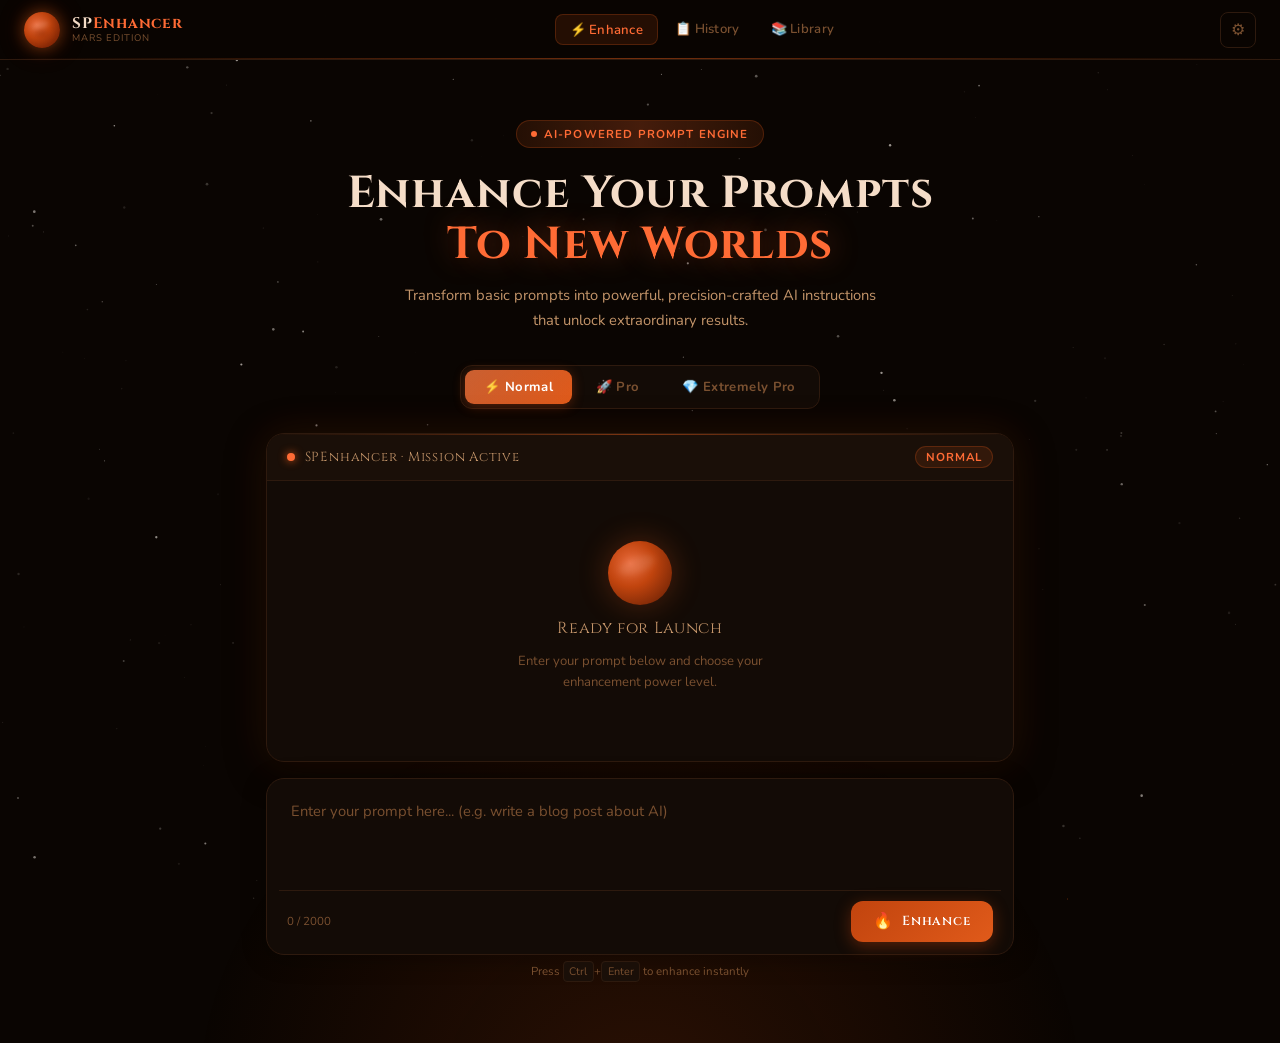
<file: frontend/pages/index.html>
<!DOCTYPE html>
<html lang="en">
<head>
<meta charset="UTF-8"/>
<meta name="viewport" content="width=device-width, initial-scale=1.0"/>
<title>SPEnhancer — AI Prompt Enhancer</title>
<link href="https://fonts.googleapis.com/css2?family=Cinzel:wght@400;600;700&family=Nunito:wght@300;400;500;600;700&display=swap" rel="stylesheet"/>
<style>
/* ===================== MARS DESIGN SYSTEM ===================== */
:root {
  --mars-core:#c1440e;
  --mars-hot:#ff6b35;
  --mars-glow:#e05a1a;
  --mars-dim:rgba(224,90,26,0.12);
  --mars-rim:rgba(224,90,26,0.25);
  --space:#08040200;
  --bg:#0a0502;
  --surface:#130b06;
  --card:#1a0f08;
  --card2:#211408;
  --border:#2e1a0e;
  --border-hot:rgba(224,90,26,0.35);
  --text:#f5ddc8;
  --text-2:#c4956a;
  --text-3:#7a5030;
  --dust:rgba(180,100,50,0.06);
  --nav-bg:rgba(10,5,2,0.88);
  --glow-spread:0 0 40px rgba(224,90,26,0.15);
  --star-color:#fff8f0;
}
*,*::before,*::after{box-sizing:border-box;margin:0;padding:0;}
html{scroll-behavior:smooth;}
body{
  font-family:'Nunito',sans-serif;
  background:var(--bg);
  color:var(--text);
  min-height:100vh;
  -webkit-font-smoothing:antialiased;
  overflow-x:hidden;
}
::-webkit-scrollbar{width:4px;}
::-webkit-scrollbar-track{background:var(--bg);}
::-webkit-scrollbar-thumb{background:var(--border);border-radius:10px;}
::selection{background:var(--mars-dim);color:var(--mars-hot);}

/* ===================== STAR FIELD ===================== */
#stars-canvas{
  position:fixed;inset:0;z-index:0;pointer-events:none;
  opacity:.7;
}

/* ===================== DUST PARTICLES ===================== */
.dust-particle{
  position:fixed;
  width:2px;height:2px;
  background:var(--mars-glow);
  border-radius:50%;
  pointer-events:none;
  z-index:1;
  opacity:0;
  animation:dustFloat linear infinite;
}
@keyframes dustFloat{
  0%{opacity:0;transform:translateY(100vh) translateX(0);}
  10%{opacity:.4;}
  90%{opacity:.2;}
  100%{opacity:0;transform:translateY(-20px) translateX(var(--dx,30px));}
}

/* ===================== MARS ATMOSPHERIC GLOW ===================== */
.atmo-glow{
  position:fixed;
  bottom:-200px;left:50%;
  transform:translateX(-50%);
  width:900px;height:400px;
  background:radial-gradient(ellipse at center bottom, rgba(193,68,14,0.18) 0%, transparent 70%);
  pointer-events:none;z-index:1;
  animation:atmoBreath 6s ease-in-out infinite;
}
@keyframes atmoBreath{
  0%,100%{opacity:.6;transform:translateX(-50%) scaleX(1);}
  50%{opacity:1;transform:translateX(-50%) scaleX(1.1);}
}

/* ===================== PAGE OPEN ANIMATION ===================== */
@keyframes pageReveal{
  from{opacity:0;transform:translateY(16px);}
  to{opacity:1;transform:translateY(0);}
}
@keyframes navDrop{
  from{opacity:0;transform:translateY(-100%);}
  to{opacity:1;transform:translateY(0);}
}
@keyframes logoSpin{
  from{transform:rotate(0deg);}
  to{transform:rotate(360deg);}
}
@keyframes marsOrbit{
  0%{box-shadow:0 0 0 0 rgba(224,90,26,0);}
  50%{box-shadow:0 0 20px 4px rgba(224,90,26,0.4),0 0 40px 8px rgba(193,68,14,0.2);}
  100%{box-shadow:0 0 0 0 rgba(224,90,26,0);}
}
@keyframes dustIn{
  from{opacity:0;transform:translateX(-12px);}
  to{opacity:1;transform:translateX(0);}
}
@keyframes cardRise{
  from{opacity:0;transform:translateY(24px) scale(.97);}
  to{opacity:1;transform:translateY(0) scale(1);}
}

/* ===================== NAV ===================== */
nav{
  position:fixed;top:0;left:0;right:0;z-index:100;
  height:60px;
  background:var(--nav-bg);
  backdrop-filter:blur(20px);
  -webkit-backdrop-filter:blur(20px);
  border-bottom:1px solid var(--border);
  display:flex;align-items:center;
  padding:0 1.5rem;gap:1rem;
  animation:navDrop .5s cubic-bezier(.4,0,.2,1) both;
}
nav::after{
  content:'';
  position:absolute;bottom:0;left:0;right:0;height:1px;
  background:linear-gradient(90deg,transparent,var(--mars-glow),transparent);
  opacity:.5;
}
.nav-logo{
  display:flex;align-items:center;gap:.75rem;
  text-decoration:none;flex-shrink:0;
}
.logo-planet{
  width:36px;height:36px;
  border-radius:50%;
  background:
    radial-gradient(circle at 35% 35%, #e8693a 0%, #c1440e 40%, #8b2a06 70%, #5a1a03 100%);
  position:relative;
  flex-shrink:0;
  box-shadow:0 0 15px rgba(224,90,26,0.5),0 0 30px rgba(193,68,14,0.2);
  animation:marsOrbit 4s ease-in-out infinite;
  overflow:hidden;
}
.logo-planet::before{
  content:'';
  position:absolute;
  top:30%;left:20%;
  width:50%;height:20%;
  background:rgba(255,255,255,0.12);
  border-radius:50%;
  transform:rotate(-15deg);
  filter:blur(2px);
}
.logo-planet::after{
  content:'';
  position:absolute;
  top:55%;left:30%;
  width:40%;height:15%;
  background:rgba(139,42,6,0.6);
  border-radius:50%;
  filter:blur(3px);
}
.logo-text-block{display:flex;flex-direction:column;line-height:1;}
.logo-main{
  font-family:'Cinzel',serif;
  font-size:.95rem;font-weight:700;
  color:var(--text);
  letter-spacing:.05em;
}
.logo-main span{color:var(--mars-hot);}
.logo-sub{
  font-size:.6rem;font-weight:400;
  color:var(--text-3);
  letter-spacing:.1em;
  text-transform:uppercase;
  margin-top:.1rem;
}
.nav-links{
  display:flex;gap:.25rem;flex:1;justify-content:center;
}
.nav-links a{
  color:var(--text-3);text-decoration:none;
  font-family:'Nunito',sans-serif;
  font-size:.82rem;font-weight:600;
  padding:.35rem .85rem;border-radius:8px;
  transition:all .2s;white-space:nowrap;
  letter-spacing:.02em;
}
.nav-links a:hover{color:var(--text);background:var(--mars-dim);}
.nav-links a.active{
  color:var(--mars-hot);
  background:var(--mars-dim);
  border:1px solid var(--mars-rim);
}
.nav-right{display:flex;align-items:center;gap:.5rem;flex-shrink:0;}
.nav-btn{
  width:36px;height:36px;
  background:none;
  border:1px solid var(--border);
  border-radius:8px;cursor:pointer;
  color:var(--text-3);font-size:1rem;
  display:flex;align-items:center;justify-content:center;
  transition:all .2s;
}
.nav-btn:hover{border-color:var(--mars-glow);color:var(--mars-hot);background:var(--mars-dim);}
.menu-btn{
  display:none;width:36px;height:36px;
  background:none;border:1px solid var(--border);
  border-radius:8px;cursor:pointer;
  color:var(--text-3);font-size:1rem;
  align-items:center;justify-content:center;transition:all .2s;
}
.mobile-nav{
  display:none;position:fixed;top:60px;left:0;right:0;
  background:var(--surface);border-bottom:1px solid var(--border);
  padding:.75rem 1.5rem;flex-direction:column;gap:.25rem;
  z-index:99;animation:slideDown .2s ease;
}
.mobile-nav.open{display:flex;}
.mobile-nav a{
  color:var(--text-2);text-decoration:none;font-size:.9rem;font-weight:600;
  padding:.6rem .85rem;border-radius:8px;transition:all .2s;
}
.mobile-nav a:hover{color:var(--text);background:var(--mars-dim);}
.mobile-nav a.active{color:var(--mars-hot);background:var(--mars-dim);}
@keyframes slideDown{from{opacity:0;transform:translateY(-8px);}to{opacity:1;transform:translateY(0);}}

/* ===================== SETTINGS ===================== */
.settings-overlay{
  position:fixed;inset:0;z-index:200;
  background:rgba(0,0,0,.6);
  backdrop-filter:blur(4px);
  opacity:0;pointer-events:none;transition:opacity .25s;
}
.settings-overlay.open{opacity:1;pointer-events:all;}
.settings-panel{
  position:fixed;top:0;right:-340px;bottom:0;
  width:300px;z-index:201;
  background:var(--surface);
  border-left:1px solid var(--border);
  transition:right .3s cubic-bezier(.4,0,.2,1);
  display:flex;flex-direction:column;padding:1.5rem;gap:1.5rem;
}
.settings-panel::before{
  content:'';
  position:absolute;top:0;left:0;bottom:0;width:1px;
  background:linear-gradient(180deg,transparent,var(--mars-glow),transparent);
  opacity:.4;
}
.settings-panel.open{right:0;}
.settings-header{display:flex;align-items:center;justify-content:space-between;}
.settings-title{
  font-family:'Cinzel',serif;font-size:1rem;
  color:var(--text);letter-spacing:.05em;
}
.settings-close{
  width:30px;height:30px;background:none;
  border:1px solid var(--border);border-radius:7px;
  cursor:pointer;color:var(--text-3);font-size:1rem;
  display:flex;align-items:center;justify-content:center;transition:all .2s;
}
.settings-close:hover{border-color:var(--mars-glow);color:var(--mars-hot);}
.settings-section{display:flex;flex-direction:column;gap:.75rem;}
.settings-label{
  font-size:.68rem;font-weight:700;
  letter-spacing:.12em;text-transform:uppercase;
  color:var(--text-3);
}
.danger-btn{
  width:100%;padding:.65rem;
  background:rgba(193,68,14,.08);
  border:1px solid rgba(193,68,14,.3);
  color:#ff6b6b;cursor:pointer;
  font-family:'Nunito',sans-serif;font-size:.85rem;font-weight:600;
  border-radius:10px;transition:all .2s;
  display:flex;align-items:center;justify-content:center;gap:.4rem;
}
.danger-btn:hover{background:rgba(193,68,14,.15);}

/* ===================== MAIN ===================== */
main{
  max-width:780px;margin:0 auto;
  padding:80px 1rem 4rem;
  position:relative;z-index:2;
}

/* ===================== HERO ===================== */
.hero{
  text-align:center;
  padding:2.5rem 0 2rem;
  animation:pageReveal .7s cubic-bezier(.4,0,.2,1) .1s both;
}
.hero-badge{
  display:inline-flex;align-items:center;gap:.4rem;
  background:var(--mars-dim);
  border:1px solid var(--mars-rim);
  color:var(--mars-hot);
  font-size:.72rem;font-weight:700;
  letter-spacing:.1em;text-transform:uppercase;
  padding:.3rem .9rem;border-radius:100px;
  margin-bottom:1.25rem;
  position:relative;overflow:hidden;
}
.hero-badge::before{
  content:'';position:absolute;inset:0;
  background:linear-gradient(90deg,transparent,rgba(255,107,53,.15),transparent);
  animation:badgeSweep 2.5s ease-in-out infinite;
}
@keyframes badgeSweep{
  0%{transform:translateX(-100%);}
  100%{transform:translateX(300%);}
}
.hero-badge .badge-dot{
  width:6px;height:6px;background:var(--mars-hot);border-radius:50%;
  animation:dotPulse 1.5s ease-in-out infinite;
}
@keyframes dotPulse{
  0%,100%{opacity:1;transform:scale(1);}
  50%{opacity:.5;transform:scale(.7);}
}
.hero-title{
  font-family:'Cinzel',serif;
  font-size:clamp(1.8rem,5vw,2.8rem);
  font-weight:700;
  color:var(--text);
  letter-spacing:.02em;
  line-height:1.15;
  margin-bottom:.75rem;
}
.hero-title .accent{
  color:var(--mars-hot);
  text-shadow:0 0 30px rgba(255,107,53,0.4);
}
.hero-sub{
  color:var(--text-2);
  font-size:.92rem;font-weight:400;
  line-height:1.7;max-width:480px;margin:0 auto;
}

/* ===================== MODE SELECTOR ===================== */
.mode-wrap{
  display:flex;justify-content:center;
  margin-bottom:1.5rem;
  animation:pageReveal .7s cubic-bezier(.4,0,.2,1) .2s both;
}
.mode-selector{
  display:flex;flex-wrap:wrap;
  background:var(--surface);
  border:1px solid var(--border);
  border-radius:12px;
  padding:4px;gap:4px;
}
.mode-btn{
  padding:.5rem 1.2rem;
  background:none;border:none;
  font-family:'Nunito',sans-serif;font-size:.82rem;font-weight:700;
  color:var(--text-3);cursor:pointer;
  border-radius:9px;
  transition:all .25s cubic-bezier(.4,0,.2,1);
  letter-spacing:.03em;
  white-space:nowrap;
  position:relative;overflow:hidden;
}
.mode-btn.active{
  background:linear-gradient(135deg,var(--mars-core),var(--mars-glow));
  color:#fff;
  box-shadow:0 2px 12px rgba(193,68,14,0.4);
}
.mode-btn.active::after{
  content:'';position:absolute;inset:0;
  background:linear-gradient(135deg,rgba(255,255,255,.15),transparent);
}
.mode-btn:hover:not(.active){color:var(--text);background:var(--mars-dim);}

/* ===================== CHAT ===================== */
.chat-wrap{
  background:var(--surface);
  border:1px solid var(--border);
  border-radius:18px;
  overflow:hidden;
  margin-bottom:1rem;
  box-shadow:0 8px 40px rgba(0,0,0,.4),var(--glow-spread);
  animation:pageReveal .7s cubic-bezier(.4,0,.2,1) .3s both;
  position:relative;
}
.chat-wrap::before{
  content:'';position:absolute;top:0;left:0;right:0;height:1px;
  background:linear-gradient(90deg,transparent,var(--mars-glow),transparent);
  opacity:.5;
}
.chat-header{
  display:flex;align-items:center;justify-content:space-between;
  padding:.75rem 1.25rem;
  border-bottom:1px solid var(--border);
  background:var(--card);
}
.chat-header-left{display:flex;align-items:center;gap:.6rem;}
.chat-status-dot{
  width:8px;height:8px;background:var(--mars-hot);border-radius:50%;
  box-shadow:0 0 8px var(--mars-glow);
  animation:dotPulse 2s ease-in-out infinite;
}
.chat-title{
  font-family:'Cinzel',serif;font-size:.82rem;
  color:var(--text-2);letter-spacing:.06em;
}
.chat-mode-indicator{
  font-size:.72rem;font-weight:700;
  letter-spacing:.08em;text-transform:uppercase;
  color:var(--mars-hot);
  background:var(--mars-dim);
  border:1px solid var(--mars-rim);
  padding:.15rem .6rem;border-radius:100px;
}
.chat-window{
  min-height:280px;max-height:400px;
  overflow-y:auto;
  padding:1.25rem;
  display:flex;flex-direction:column;gap:.85rem;
  scroll-behavior:smooth;
}
/* Welcome state */
.chat-welcome{
  display:flex;flex-direction:column;
  align-items:center;justify-content:center;
  gap:.75rem;padding:2.5rem 1rem;
  text-align:center;color:var(--text-3);
}
.welcome-planet{
  width:64px;height:64px;border-radius:50%;
  background:radial-gradient(circle at 35% 35%, #e8693a 0%, #c1440e 40%, #5a1a03 100%);
  box-shadow:0 0 30px rgba(224,90,26,0.3);
  animation:marsOrbit 5s ease-in-out infinite;
  position:relative;overflow:hidden;
}
.welcome-planet::before{
  content:'';position:absolute;top:25%;left:15%;
  width:60%;height:25%;
  background:rgba(255,255,255,0.1);
  border-radius:50%;transform:rotate(-20deg);filter:blur(3px);
}
.welcome-title{
  font-family:'Cinzel',serif;font-size:1rem;
  color:var(--text-2);letter-spacing:.04em;
}
.welcome-sub{font-size:.82rem;max-width:280px;line-height:1.6;}
/* Messages */
@keyframes msgIn{
  from{opacity:0;transform:translateY(12px);}
  to{opacity:1;transform:translateY(0);}
}
.msg{
  display:flex;gap:.65rem;
  animation:msgIn .35s cubic-bezier(.4,0,.2,1) both;
  max-width:88%;
}
.msg.user{align-self:flex-end;flex-direction:row-reverse;}
.msg-avatar{
  width:30px;height:30px;border-radius:50%;
  flex-shrink:0;display:flex;align-items:center;
  justify-content:center;font-size:.85rem;
  position:relative;
}
.msg.user .msg-avatar{
  background:linear-gradient(135deg,var(--mars-core),var(--mars-glow));
  box-shadow:0 0 12px rgba(193,68,14,0.4);
  font-size:.7rem;
}
.msg.ai .msg-avatar{
  background:var(--card2);border:1px solid var(--border);
}
.ai-avatar-planet{
  width:18px;height:18px;border-radius:50%;
  background:radial-gradient(circle at 35% 35%, #e8693a 0%, #c1440e 50%, #5a1a03 100%);
  box-shadow:0 0 8px rgba(224,90,26,0.5);
}
.msg-bubble{
  padding:.75rem 1rem;border-radius:14px;
  font-size:.88rem;line-height:1.65;
  word-break:break-word;
}
.msg.user .msg-bubble{
  background:linear-gradient(135deg,var(--mars-core) 0%,#9a3510 100%);
  color:#fff;
  border-radius:14px 4px 14px 14px;
  box-shadow:0 4px 16px rgba(193,68,14,0.3);
}
.msg.ai .msg-bubble{
  background:var(--card);border:1px solid var(--border);
  color:var(--text);
  border-radius:4px 14px 14px 14px;
  position:relative;overflow:hidden;
}
.msg.ai .msg-bubble.new{
  animation:marsShimmer .8s ease both;
}
@keyframes marsShimmer{
  0%{background:var(--card);}
  50%{background:linear-gradient(135deg,var(--card) 0%, rgba(193,68,14,0.1) 50%, var(--card) 100%);}
  100%{background:var(--card);}
}
/* Typing */
.typing-indicator{
  display:flex;gap:.65rem;align-self:flex-start;
  animation:msgIn .3s ease both;
}
.typing-bubble{
  background:var(--card);border:1px solid var(--border);
  padding:.6rem .9rem;border-radius:4px 14px 14px 14px;
  display:flex;gap:4px;align-items:center;
}
.typing-dot{
  width:6px;height:6px;background:var(--mars-glow);border-radius:50%;
  animation:typingBounce 1.2s ease-in-out infinite;
}
.typing-dot:nth-child(2){animation-delay:.15s;}
.typing-dot:nth-child(3){animation-delay:.3s;}
@keyframes typingBounce{
  0%,100%{transform:translateY(0);opacity:.5;}
  50%{transform:translateY(-5px);opacity:1;}
}
.typing-text{
  font-size:.75rem;color:var(--text-3);
  margin-left:.3rem;align-self:center;
}

/* ===================== INPUT AREA ===================== */
.input-area{
  background:var(--surface);
  border:1px solid var(--border);
  border-radius:18px;
  padding:.75rem;
  box-shadow:0 4px 24px rgba(0,0,0,.3);
  animation:pageReveal .7s cubic-bezier(.4,0,.2,1) .4s both;
  position:relative;
  transition:border-color .2s,box-shadow .2s;
}
.input-area:focus-within{
  border-color:var(--mars-rim);
  box-shadow:0 4px 24px rgba(0,0,0,.3),0 0 0 2px var(--mars-dim);
}
.input-area::before{
  content:'';position:absolute;top:0;left:0;right:0;height:1px;
  background:linear-gradient(90deg,transparent,var(--mars-glow),transparent);
  opacity:0;border-radius:18px 18px 0 0;
  transition:opacity .2s;
}
.input-area:focus-within::before{opacity:.4;}
.prompt-textarea{
  width:100%;
  background:none;border:none;outline:none;resize:none;
  font-family:'Nunito',sans-serif;font-size:.92rem;font-weight:400;
  color:var(--text);line-height:1.65;
  padding:.5rem .75rem .25rem;
  min-height:60px;max-height:200px;
  overflow-y:auto;
  caret-color:var(--mars-hot);
}
.prompt-textarea::placeholder{color:var(--text-3);}
.input-footer{
  display:flex;align-items:center;justify-content:space-between;
  padding:.25rem .5rem 0;
  border-top:1px solid var(--border);
  margin-top:.5rem;
  padding-top:.6rem;
}
.char-count{font-size:.72rem;color:var(--text-3);}
.enhance-btn{
  display:flex;align-items:center;gap:.5rem;
  background:linear-gradient(135deg,var(--mars-core),var(--mars-glow));
  color:#fff;border:none;cursor:pointer;
  font-family:'Cinzel',serif;font-size:.82rem;font-weight:600;
  letter-spacing:.06em;
  padding:.6rem 1.4rem;border-radius:12px;
  transition:all .2s;
  position:relative;overflow:hidden;
  box-shadow:0 4px 16px rgba(193,68,14,0.4);
}
.enhance-btn::before{
  content:'';position:absolute;inset:0;
  background:linear-gradient(135deg,rgba(255,255,255,.2),transparent);
  opacity:0;transition:opacity .2s;
}
.enhance-btn:hover::before{opacity:1;}
.enhance-btn:hover{transform:translateY(-1px);box-shadow:0 6px 24px rgba(193,68,14,0.5);}
.enhance-btn:active{transform:translateY(0);}
.enhance-btn:disabled{opacity:.5;cursor:not-allowed;transform:none;box-shadow:none;}
.btn-icon{font-size:1rem;transition:transform .3s;}
.enhance-btn:hover .btn-icon{transform:rotate(15deg);}
.hint-text{
  font-size:.72rem;color:var(--text-3);text-align:center;
  margin-top:.5rem;
  animation:pageReveal .7s cubic-bezier(.4,0,.2,1) .5s both;
}
kbd{
  background:var(--card);border:1px solid var(--border);
  border-radius:4px;padding:.1rem .35rem;
  font-size:.68rem;font-family:'Nunito',sans-serif;
  color:var(--text-3);
}

/* ===================== SPARKLES ===================== */
.sparkle-container{position:fixed;inset:0;pointer-events:none;z-index:10;}
@keyframes sparkle{
  0%{opacity:1;transform:scale(1) translateY(0);}
  100%{opacity:0;transform:scale(0) translateY(-60px);}
}

/* ===================== TOAST ===================== */
.toast{
  position:fixed;bottom:1.75rem;left:50%;
  transform:translateX(-50%) translateY(80px);
  background:var(--card2);
  border:1px solid var(--border-hot);
  color:var(--text);
  font-size:.82rem;font-weight:600;
  padding:.55rem 1.2rem;border-radius:100px;
  white-space:nowrap;opacity:0;
  transition:all .3s cubic-bezier(.34,1.56,.64,1);
  z-index:999;
  box-shadow:0 8px 24px rgba(0,0,0,.4);
}
.toast.show{opacity:1;transform:translateX(-50%) translateY(0);}

/* ===================== RESPONSIVE ===================== */
@media(max-width:640px){
  .nav-links{display:none;}
  .menu-btn{display:flex;}
  .settings-panel{width:100%;right:-100%;}
  .chat-window{min-height:240px;max-height:320px;}
}
@media(max-width:400px){
  nav{padding:0 1rem;}
  .logo-text-block{display:none;}
  main{padding:72px .75rem 3rem;}
}
</style>
</head>
<body>

<!-- Star canvas -->
<canvas id="stars-canvas"></canvas>

<!-- Atmospheric glow -->
<div class="atmo-glow"></div>

<!-- Dust particles (injected by JS) -->

<!-- NAV -->
<nav>
  <a href="/" class="nav-logo">
    <div class="logo-planet"></div>
    <div class="logo-text-block">
      <div class="logo-main">SP<span>Enhancer</span></div>
      <div class="logo-sub">Mars Edition</div>
    </div>
  </a>
  <div class="nav-links">
    <a href="/" class="active">⚡ Enhance</a>
    <a href="/history">📋 History</a>
    <a href="/library">📚 Library</a>
  </div>
  <div class="nav-right">
    <button class="nav-btn" id="settingsBtn">⚙</button>
    <button class="menu-btn" id="menuBtn">☰</button>
  </div>
</nav>

<div class="mobile-nav" id="mobileNav">
  <a href="/" class="active">⚡ Enhance</a>
  <a href="/history">📋 History</a>
  <a href="/library">📚 Library</a>
</div>

<!-- SETTINGS -->
<div class="settings-overlay" id="settingsOverlay"></div>
<div class="settings-panel" id="settingsPanel">
  <div class="settings-header">
    <span class="settings-title">Mission Control</span>
    <button class="settings-close" id="settingsClose">✕</button>
  </div>
  <div class="settings-section">
    <div class="settings-label">Data</div>
    <button class="danger-btn" id="settingsClearBtn">🗑 Clear Prompt History</button>
  </div>
</div>

<!-- SPARKLE CONTAINER -->
<div class="sparkle-container" id="sparkleContainer"></div>

<main>
  <!-- HERO -->
  <div class="hero">
    <div class="hero-badge">
      <div class="badge-dot"></div>
      AI-Powered Prompt Engine
    </div>
    <h1 class="hero-title">
      Enhance Your Prompts<br>
      <span class="accent">To New Worlds</span>
    </h1>
    <p class="hero-sub">Transform basic prompts into powerful, precision-crafted AI instructions that unlock extraordinary results.</p>
  </div>

  <!-- MODE SELECTOR -->
  <div class="mode-wrap">
    <div class="mode-selector">
      <button class="mode-btn active" data-mode="normal">⚡ Normal</button>
      <button class="mode-btn" data-mode="pro">🚀 Pro</button>
      <button class="mode-btn" data-mode="extremely_pro">💎 Extremely Pro</button>
    </div>
  </div>

  <!-- CHAT WINDOW -->
  <div class="chat-wrap">
    <div class="chat-header">
      <div class="chat-header-left">
        <div class="chat-status-dot"></div>
        <span class="chat-title">SPEnhancer · Mission Active</span>
      </div>
      <div class="chat-mode-indicator" id="modeIndicator">Normal</div>
    </div>
    <div class="chat-window" id="chatWindow">
      <div class="chat-welcome" id="chatWelcome">
        <div class="welcome-planet"></div>
        <div class="welcome-title">Ready for Launch</div>
        <div class="welcome-sub">Enter your prompt below and choose your enhancement power level.</div>
      </div>
    </div>
  </div>

  <!-- INPUT AREA -->
  <div class="input-area">
    <textarea
      class="prompt-textarea"
      id="promptInput"
      placeholder="Enter your prompt here... (e.g. write a blog post about AI)"
      rows="3"
    ></textarea>
    <div class="input-footer">
      <span class="char-count" id="charCount">0 / 2000</span>
      <button class="enhance-btn" id="enhanceBtn">
        <span class="btn-icon">🔥</span>
        <span>Enhance</span>
      </button>
    </div>
  </div>
  <div class="hint-text">Press <kbd>Ctrl</kbd>+<kbd>Enter</kbd> to enhance instantly</div>
</main>

<div class="toast" id="toast"></div>

<script>
/* ===================== STAR FIELD ===================== */
(function(){
  var canvas = document.getElementById('stars-canvas');
  var ctx = canvas.getContext('2d');
  var stars = [];
  function resize(){
    canvas.width = window.innerWidth;
    canvas.height = window.innerHeight;
    stars = [];
    for(var i=0;i<200;i++){
      stars.push({
        x:Math.random()*canvas.width,
        y:Math.random()*canvas.height,
        r:Math.random()*1.2+.2,
        o:Math.random()*.8+.1,
        speed:Math.random()*.3+.1,
        phase:Math.random()*Math.PI*2
      });
    }
  }
  function drawStars(t){
    ctx.clearRect(0,0,canvas.width,canvas.height);
    stars.forEach(function(s){
      var twinkle = s.o*(0.6+0.4*Math.sin(t/1000*s.speed+s.phase));
      ctx.beginPath();
      ctx.arc(s.x,s.y,s.r,0,Math.PI*2);
      ctx.fillStyle='rgba(255,248,240,'+twinkle+')';
      ctx.fill();
    });
    requestAnimationFrame(drawStars);
  }
  window.addEventListener('resize',resize);
  resize();
  requestAnimationFrame(drawStars);
})();

/* ===================== DUST PARTICLES ===================== */
(function(){
  for(var i=0;i<18;i++){
    (function(idx){
      setTimeout(function(){
        var d=document.createElement('div');
        d.className='dust-particle';
        var x=Math.random()*100;
        var delay=Math.random()*8;
        var dur=12+Math.random()*20;
        var dx=(Math.random()-0.5)*120;
        d.style.cssText='left:'+x+'%;bottom:0;'+'--dx:'+dx+'px;'+'animation-duration:'+dur+'s;'+'animation-delay:'+delay+'s;'+'width:'+(1+Math.random()*2)+'px;'+'height:'+(1+Math.random()*2)+'px;'+'opacity:'+(0.1+Math.random()*0.4)+';';
        document.body.appendChild(d);
      },idx*400);
    })(i);
  }
})();

/* ===================== STATE ===================== */
var currentMode='normal';
var isEnhancing=false;
var typingMessages=['Analyzing your prompt...','Crafting precision structure...','Amplifying clarity...','Adding context depth...','Finalizing enhancement...'];

/* ===================== MODE ===================== */
var modeLabels={normal:'Normal',pro:'Pro',extremely_pro:'Xtr. Pro'};
document.querySelectorAll('.mode-btn').forEach(function(btn){
  btn.addEventListener('click',function(){
    document.querySelectorAll('.mode-btn').forEach(function(b){b.classList.remove('active');});
    btn.classList.add('active');
    currentMode=btn.getAttribute('data-mode');
    document.getElementById('modeIndicator').textContent=modeLabels[currentMode]||currentMode;
  });
});

/* ===================== TEXTAREA ===================== */
var ta=document.getElementById('promptInput');
var cc=document.getElementById('charCount');
ta.addEventListener('input',function(){
  var len=ta.value.length;
  cc.textContent=len+' / 2000';
  if(len>2000){ta.value=ta.value.slice(0,2000);}
  autoResize();
});
function autoResize(){
  ta.style.height='auto';
  ta.style.height=Math.min(ta.scrollHeight,200)+'px';
}
ta.addEventListener('keydown',function(e){
  if(e.ctrlKey&&e.key==='Enter'){e.preventDefault();doEnhance();}
});

/* ===================== CHECK FOR REUSE PROMPT ===================== */
var reusePrompt=localStorage.getItem('reuse_prompt');
if(reusePrompt){
  ta.value=reusePrompt;
  cc.textContent=reusePrompt.length+' / 2000';
  autoResize();
  localStorage.removeItem('reuse_prompt');
  ta.focus();
}

/* ===================== ENHANCE ===================== */
document.getElementById('enhanceBtn').addEventListener('click',doEnhance);

function doEnhance(){
  var prompt=ta.value.trim();
  if(!prompt){showToast('Enter a prompt first!');ta.focus();return;}
  if(isEnhancing)return;
  isEnhancing=true;
  document.getElementById('enhanceBtn').disabled=true;
  playWhoosh();

  /* hide welcome */
  var welcome=document.getElementById('chatWelcome');
  if(welcome)welcome.remove();

  /* user bubble */
  appendMsg('user',prompt);

  /* typing indicator */
  var typingEl=appendTyping();

  /* rotate typing messages */
  var tIdx=0;
  var tInterval=setInterval(function(){
    tIdx=(tIdx+1)%typingMessages.length;
    var tText=typingEl.querySelector('.typing-text');
    if(tText)tText.textContent=typingMessages[tIdx];
  },1800);

  fetch('/api/enhance',{
    method:'POST',
    headers:{'Content-Type':'application/json'},
    body:JSON.stringify({prompt:prompt,mode:currentMode})
  })
  .then(function(r){return r.json();})
  .then(function(data){
    clearInterval(tInterval);
    typingEl.remove();
    if(data.success){
      appendMsg('ai',data.enhanced_prompt,true);
      spawnSparkles();
    } else {
      appendMsg('ai','❌ Enhancement failed: '+(data.error||'Unknown error'),false);
    }
    ta.value='';cc.textContent='0 / 2000';ta.style.height='auto';
  })
  .catch(function(){
    clearInterval(tInterval);
    typingEl.remove();
    appendMsg('ai','⚠️ Could not reach the server. Make sure Flask is running:\n\ncd Backend && python app.py');
  })
  .finally(function(){
    isEnhancing=false;
    document.getElementById('enhanceBtn').disabled=false;
  });
}

function appendMsg(role,text,isNew){
  var cw=document.getElementById('chatWindow');
  var msg=document.createElement('div');
  msg.className='msg '+role;
  var av=document.createElement('div');
  av.className='msg-avatar';
  if(role==='user'){
    av.textContent='👤';
  } else {
    var planet=document.createElement('div');
    planet.className='ai-avatar-planet';
    av.appendChild(planet);
  }
  var bubble=document.createElement('div');
  bubble.className='msg-bubble'+(isNew?' new':'');
  bubble.textContent=text;
  msg.appendChild(av);
  msg.appendChild(bubble);
  cw.appendChild(msg);
  cw.scrollTop=cw.scrollHeight;
  return msg;
}

function appendTyping(){
  var cw=document.getElementById('chatWindow');
  var wrap=document.createElement('div');
  wrap.className='typing-indicator';
  var av=document.createElement('div');
  av.className='msg-avatar';
  var planet=document.createElement('div');
  planet.className='ai-avatar-planet';
  av.appendChild(planet);
  var bubble=document.createElement('div');
  bubble.className='typing-bubble';
  for(var i=0;i<3;i++){
    var dot=document.createElement('div');
    dot.className='typing-dot';
    bubble.appendChild(dot);
  }
  var txt=document.createElement('span');
  txt.className='typing-text';
  txt.textContent=typingMessages[0];
  bubble.appendChild(txt);
  wrap.appendChild(av);
  wrap.appendChild(bubble);
  cw.appendChild(wrap);
  cw.scrollTop=cw.scrollHeight;
  return wrap;
}

/* ===================== SPARKLES ===================== */
function spawnSparkles(){
  var container=document.getElementById('sparkleContainer');
  var colors=['#ff6b35','#e05a1a','#c1440e','#ffad82','#fff0e0','#ff9966'];
  for(var i=0;i<20;i++){
    (function(){
      var s=document.createElement('div');
      var x=20+Math.random()*60;
      var y=30+Math.random()*50;
      var size=4+Math.random()*8;
      var color=colors[Math.floor(Math.random()*colors.length)];
      var dur=0.6+Math.random()*0.8;
      var angle=Math.random()*Math.PI*2;
      var dist=40+Math.random()*80;
      s.style.cssText=[
        'position:absolute',
        'left:'+x+'%',
        'top:'+y+'%',
        'width:'+size+'px',
        'height:'+size+'px',
        'background:'+color,
        'border-radius:50%',
        'pointer-events:none',
        'animation:sparkle '+dur+'s ease-out forwards',
        'box-shadow:0 0 '+size+'px '+color
      ].join(';');
      container.appendChild(s);
      setTimeout(function(){s.remove();},dur*1000+100);
    })();
  }
}

/* ===================== AUDIO ===================== */
function playWhoosh(){
  try{
    var ctx2=new(window.AudioContext||window.webkitAudioContext)();
    var osc=ctx2.createOscillator();
    var gain=ctx2.createGain();
    osc.connect(gain);gain.connect(ctx2.destination);
    osc.frequency.setValueAtTime(280,ctx2.currentTime);
    osc.frequency.exponentialRampToValueAtTime(120,ctx2.currentTime+0.3);
    gain.gain.setValueAtTime(0.06,ctx2.currentTime);
    gain.gain.exponentialRampToValueAtTime(0.001,ctx2.currentTime+0.35);
    osc.start();osc.stop(ctx2.currentTime+0.35);
  }catch(e){}
}

/* ===================== SETTINGS ===================== */
function openSettings(){document.getElementById('settingsPanel').classList.add('open');document.getElementById('settingsOverlay').classList.add('open');}
function closeSettings(){document.getElementById('settingsPanel').classList.remove('open');document.getElementById('settingsOverlay').classList.remove('open');}
document.getElementById('settingsBtn').addEventListener('click',openSettings);
document.getElementById('settingsClose').addEventListener('click',closeSettings);
document.getElementById('settingsOverlay').addEventListener('click',closeSettings);
document.getElementById('settingsClearBtn').addEventListener('click',function(){
  if(!confirm('Clear all prompt history?'))return;
  fetch('/api/history/clear',{method:'DELETE'})
    .then(function(){showToast('History cleared!');closeSettings();})
    .catch(function(){showToast('Error clearing history.');});
});

/* ===================== MOBILE MENU ===================== */
document.getElementById('menuBtn').addEventListener('click',function(){
  document.getElementById('mobileNav').classList.toggle('open');
});

/* ===================== TOAST ===================== */
function showToast(msg){
  var t=document.getElementById('toast');
  t.textContent=msg;t.classList.add('show');
  setTimeout(function(){t.classList.remove('show');},2500);
}
</script>
</body>
</html>
</file>
